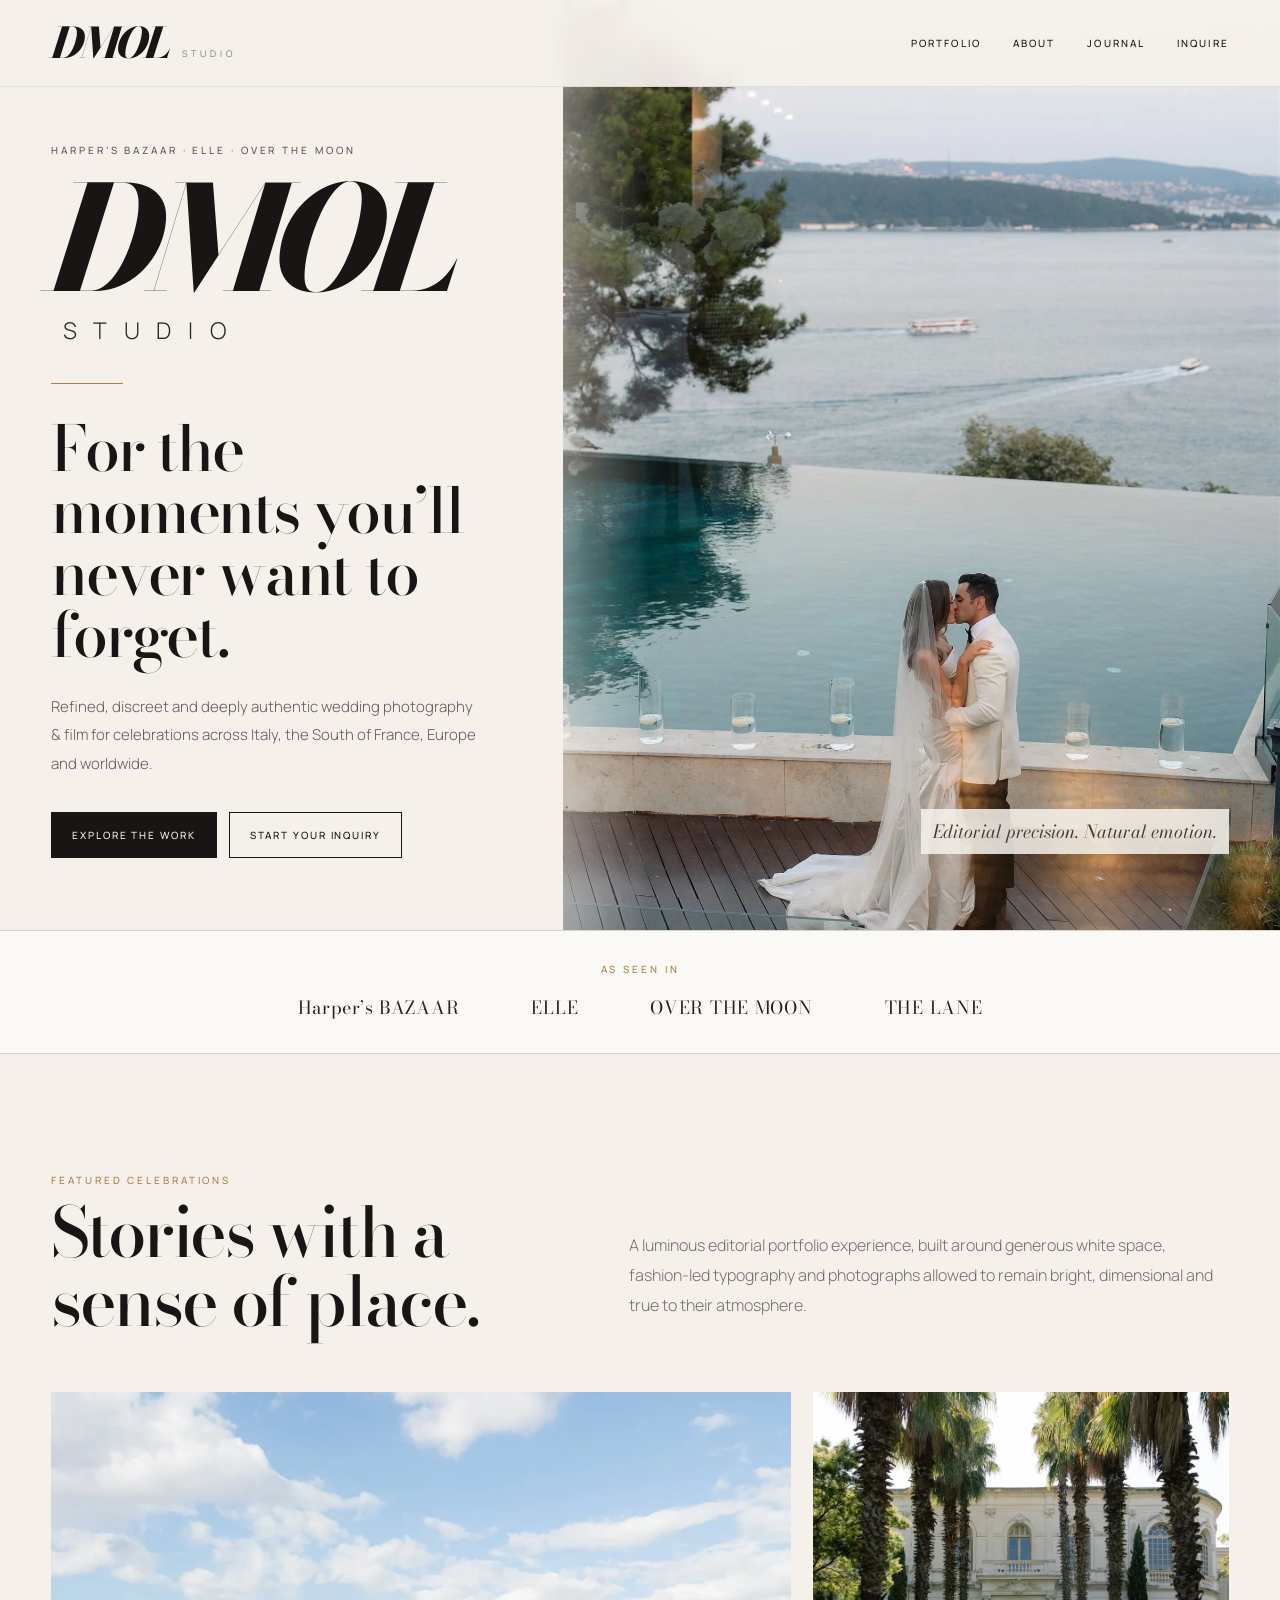
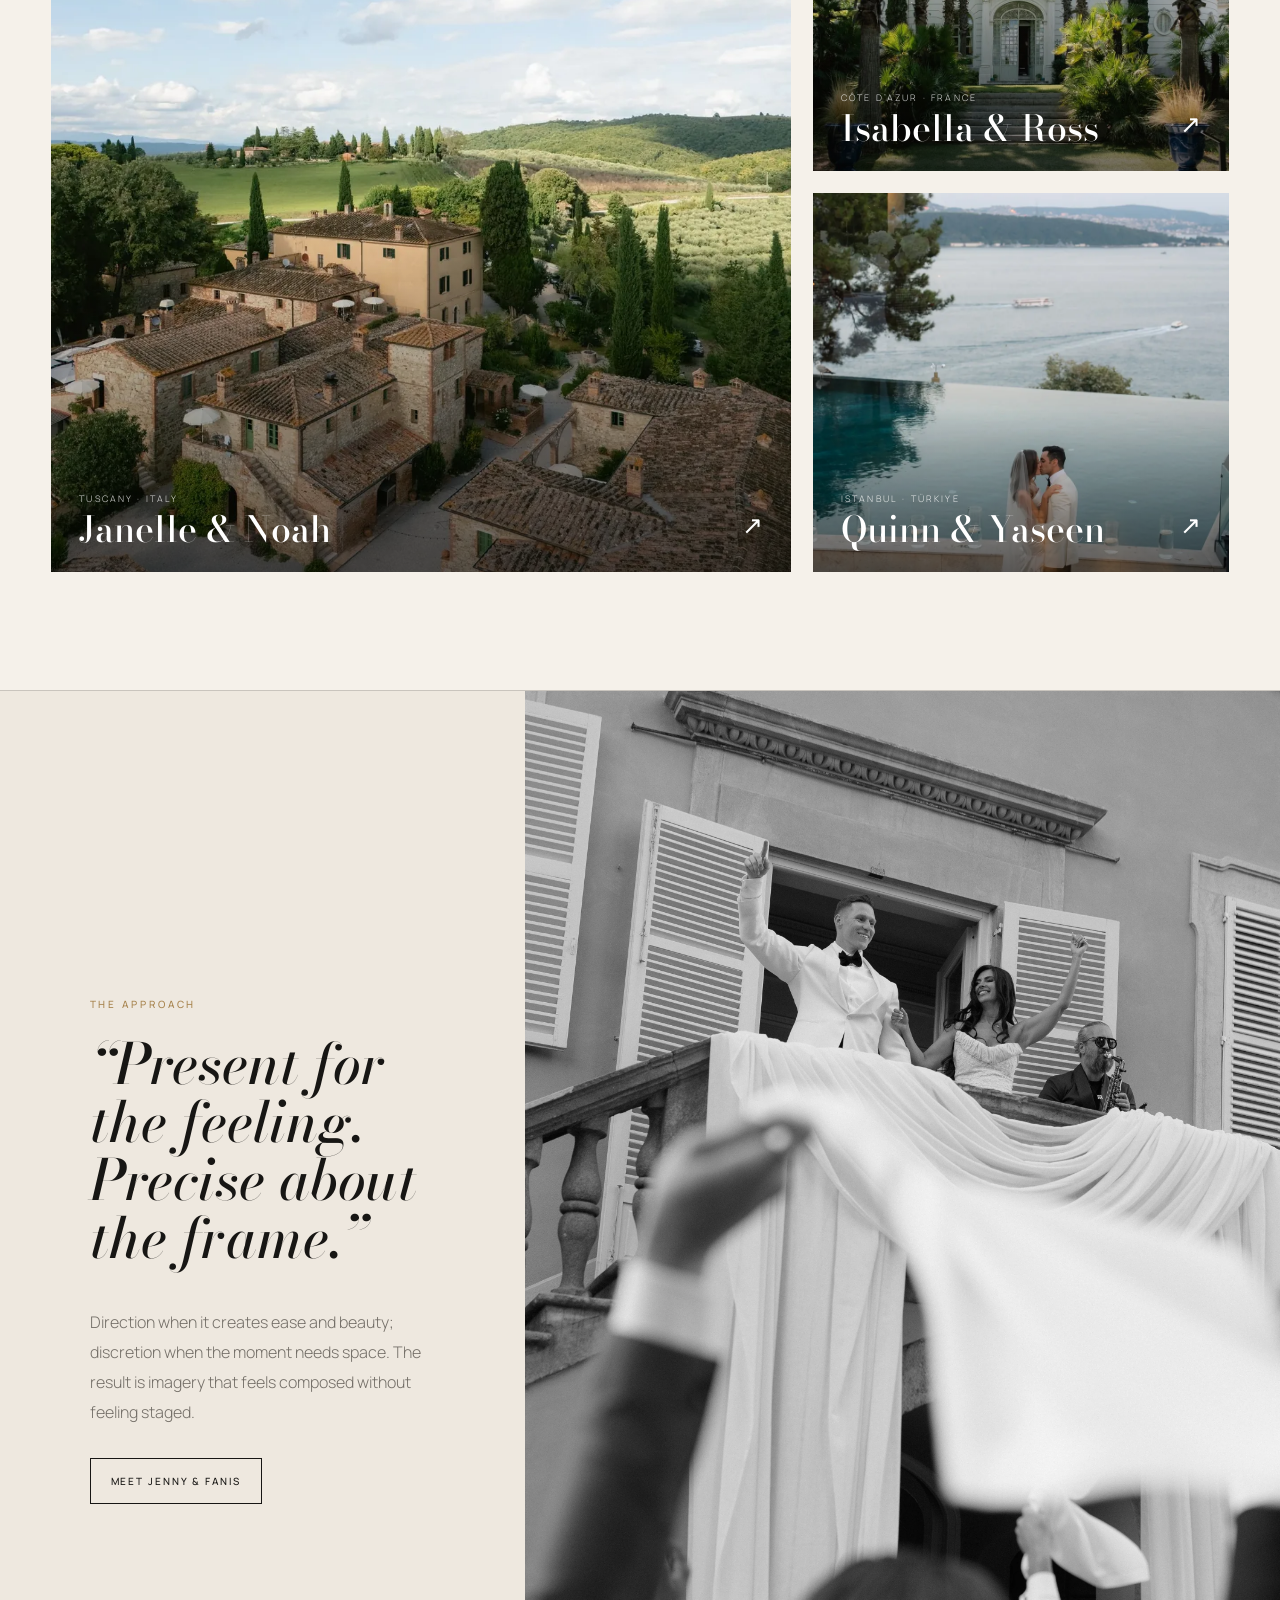
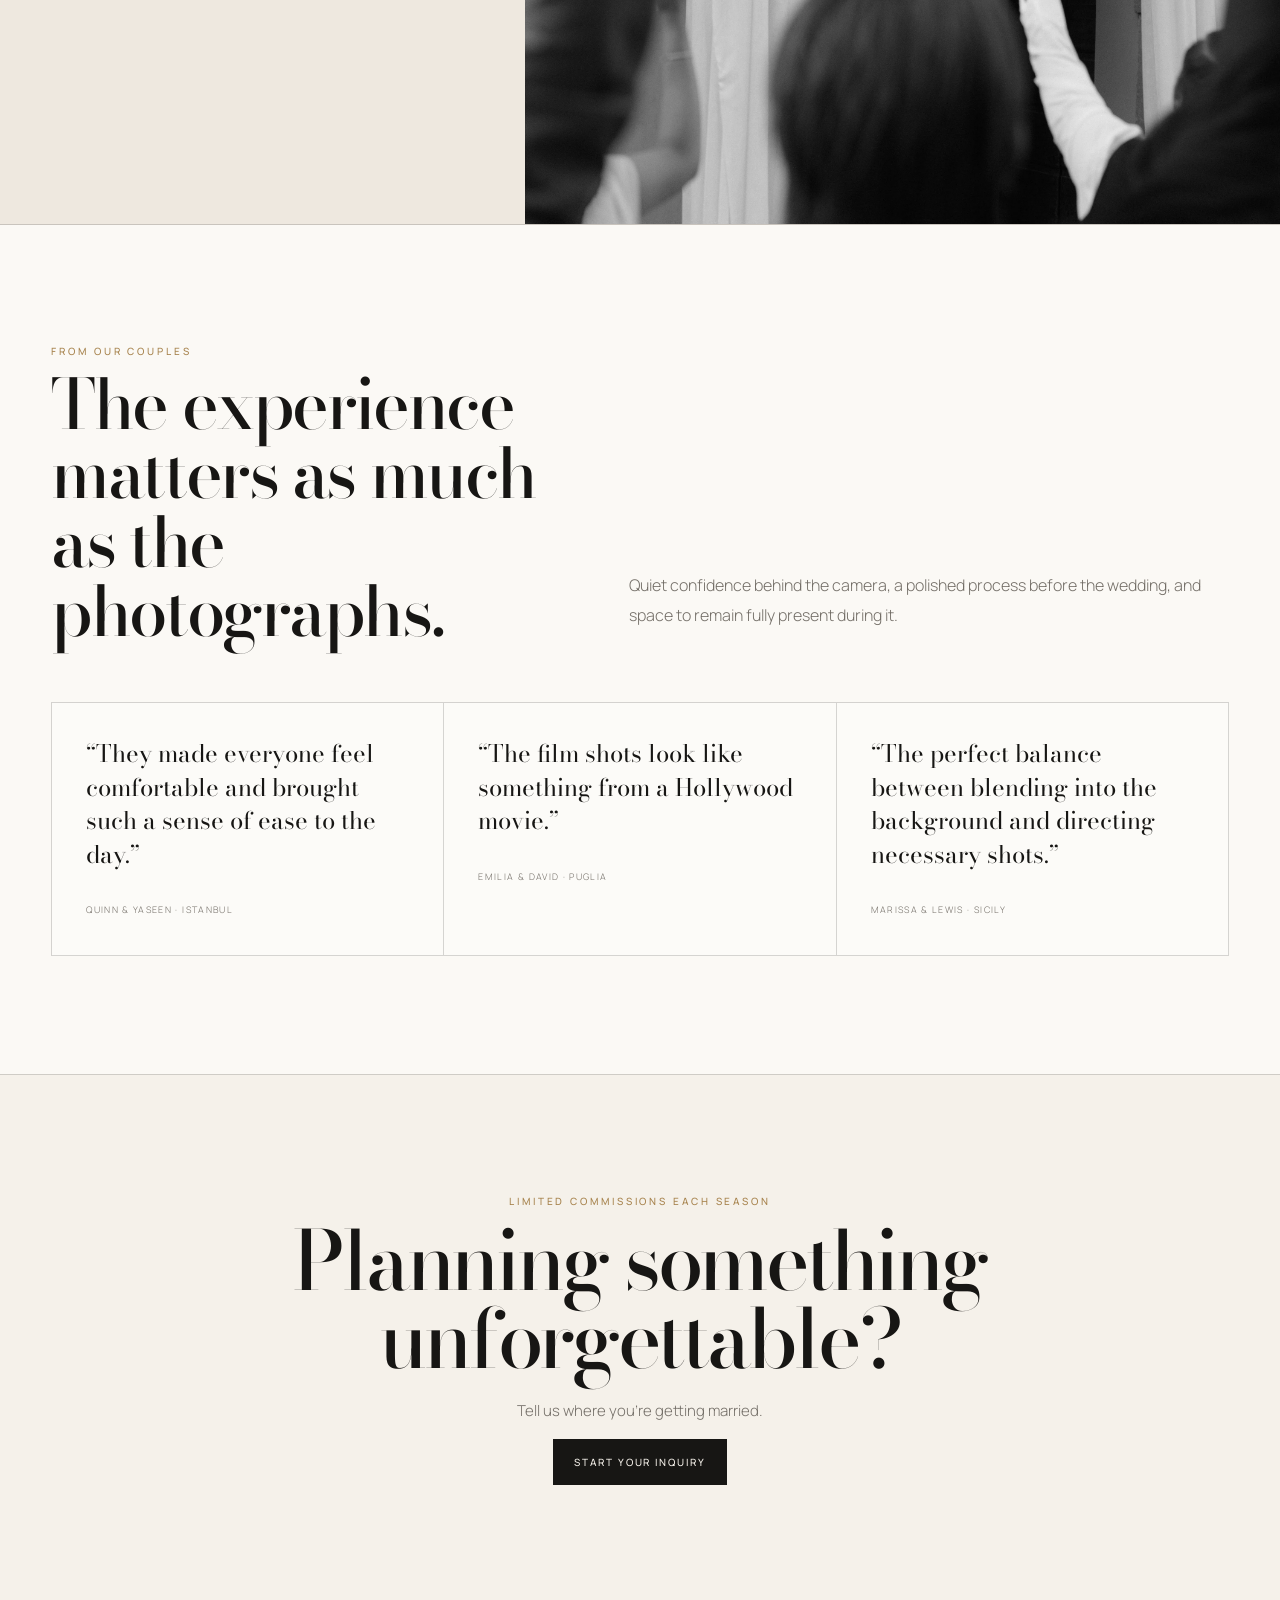
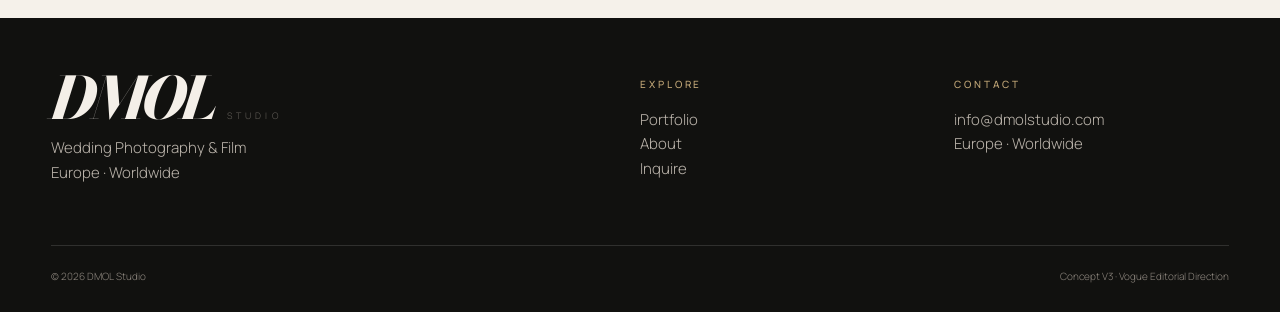
<file: index.html>
<!doctype html>
<html lang="en">
<head>
<meta charset="utf-8"><meta name="viewport" content="width=device-width,initial-scale=1">
<title>DMOL Studio — Destination Wedding Photography & Film</title>
<meta name="description" content="DMOL Studio creates refined wedding photography and film for destination celebrations across Italy, France, Europe and worldwide.">
<link rel="preconnect" href="https://fonts.googleapis.com"><link rel="preconnect" href="https://fonts.gstatic.com" crossorigin>
<link href="https://fonts.googleapis.com/css2?family=Bodoni+Moda:ital,opsz,wght@0,6..96,400;0,6..96,500;0,6..96,600;0,6..96,700;1,6..96,600;1,6..96,700;1,6..96,800&family=Manrope:wght@300;400;500&display=swap" rel="stylesheet">
<link rel="stylesheet" href="/styles.css">
</head>
<body>
<header class="top"><div class="wrap nav"><a class="brand" href="/"><span class="brand-mark">DMOL</span><span class="brand-studio">Studio</span></a><nav class="links"><a href="/portfolio.html">Portfolio</a><a href="/about.html">About</a><a href="#journal">Journal</a><a href="/contact.html">Inquire</a></nav><button class="menu" aria-label="Menu">☰</button><nav class="mobile-nav"><a href="/portfolio.html">Portfolio</a><a href="/about.html">About</a><a href="/contact.html">Inquire</a></nav></div></header>
<main>
<section class="hero-luxe">
  <div class="hero-media"><img src="/assets/destination.webp" alt="Destination wedding couple overlooking the water"></div>
  <div class="wrap hero-inner">
    <div class="hero-copy">
      <div class="eyebrow hero-press">Harper’s BAZAAR · ELLE · Over The Moon</div>
      <div class="hero-wordmark">DMOL</div><div class="hero-studio">Studio</div>
      <div class="gold-rule"></div>
      <h1 class="hero-title">For the moments you’ll never want to forget.</h1>
      <p class="hero-sub">Refined, discreet and deeply authentic wedding photography & film for celebrations across Italy, the South of France, Europe and worldwide.</p>
      <div class="hero-actions"><a class="btn solid" href="/portfolio.html">Explore the work</a><a class="btn" href="/contact.html">Start your inquiry</a></div>
    </div>
    <div class="hero-side"><div class="eyebrow">Digital + Film</div><p>Editorial precision. Natural emotion.</p></div>
  </div>
</section>
<section class="press"><div class="wrap"><div class="kicker">As seen in</div><div class="logos"><span>Harper’s BAZAAR</span><span>ELLE</span><span>OVER THE MOON</span><span>THE LANE</span></div></div></section>
<section class="section">
  <div class="wrap"><div class="section-head"><div><div class="kicker">Featured celebrations</div><h2 class="section-title">Stories with a sense of place.</h2></div><p class="lede">A luminous editorial portfolio experience, built around generous white space, fashion-led typography and photographs allowed to remain bright, dimensional and true to their atmosphere.</p></div>
  <div class="featured-grid">
    <a class="project-card large" href="https://dmolstudio.com/tuscany-wedding-photographer-janelle-noah" target="_blank" rel="noopener"><img src="/assets/projects/janelle-noah.webp" alt="Janelle and Noah wedding weekend in Tuscany"><div class="project-meta"><div><div class="place">Tuscany · Italy</div><h3>Janelle & Noah</h3></div><span class="project-arrow">↗</span></div></a>
    <div class="featured-stack">
      <a class="project-card small" href="https://dmolstudio.com/french-riviera-wedding-photographer-isabella-ross" target="_blank" rel="noopener"><img src="/assets/projects/isabella-ross.webp" alt="Isabella and Ross wedding on the Côte d'Azur"><div class="project-meta"><div><div class="place">Côte d’Azur · France</div><h3>Isabella & Ross</h3></div><span class="project-arrow">↗</span></div></a>
      <a class="project-card small" href="https://dmolstudio.com/istanbul-wedding-photographer-quinn-yaseen" target="_blank" rel="noopener"><img src="/assets/projects/quinn-yaseen.webp" alt="Quinn and Yaseen wedding weekend in Istanbul"><div class="project-meta"><div><div class="place">Istanbul · Türkiye</div><h3>Quinn & Yaseen</h3></div><span class="project-arrow">↗</span></div></a>
    </div>
  </div></div>
</section>
<section class="editorial-band"><div class="copy"><div class="kicker">The approach</div><div class="editorial-quote">“Present for the feeling. Precise about the frame.”</div><p class="lede">Direction when it creates ease and beauty; discretion when the moment needs space. The result is imagery that feels composed without feeling staged.</p><p><a class="btn" href="/about.html">Meet Jenny & Fanis</a></p></div><img src="/assets/hero.webp" alt="Black and white wedding celebration photographed by DMOL Studio"></section>
<section class="section alt"><div class="wrap"><div class="section-head"><div><div class="kicker">From our couples</div><h2 class="section-title">The experience matters as much as the photographs.</h2></div><p class="lede">Quiet confidence behind the camera, a polished process before the wedding, and space to remain fully present during it.</p></div><div class="quote-grid"><div class="quote"><p>“They made everyone feel comfortable and brought such a sense of ease to the day.”</p><small>Quinn & Yaseen · Istanbul</small></div><div class="quote"><p>“The film shots look like something from a Hollywood movie.”</p><small>Emilia & David · Puglia</small></div><div class="quote"><p>“The perfect balance between blending into the background and directing necessary shots.”</p><small>Marissa & Lewis · Sicily</small></div></div></div></section>
<section class="cta"><div class="wrap"><div class="kicker">Limited commissions each season</div><h2>Planning something unforgettable?</h2><p>Tell us where you’re getting married.</p><p><a class="btn solid" href="/contact.html">Start your inquiry</a></p></div></section>
</main>
<footer class="footer"><div class="wrap"><div class="footgrid"><div><a class="brand" href="/"><span class="brand-mark">DMOL</span><span class="brand-studio">Studio</span></a><p>Wedding Photography & Film<br>Europe · Worldwide</p></div><div><div class="kicker">Explore</div><p><a href="/portfolio.html">Portfolio</a><br><a href="/about.html">About</a><br><a href="/contact.html">Inquire</a></p></div><div><div class="kicker">Contact</div><p>info@dmolstudio.com<br>Europe · Worldwide</p></div></div><div class="legal"><span>© 2026 DMOL Studio</span><span>Concept V3 · Vogue Editorial Direction</span></div></div></footer>
<script src="/script.js"></script>
</body></html>
</file>
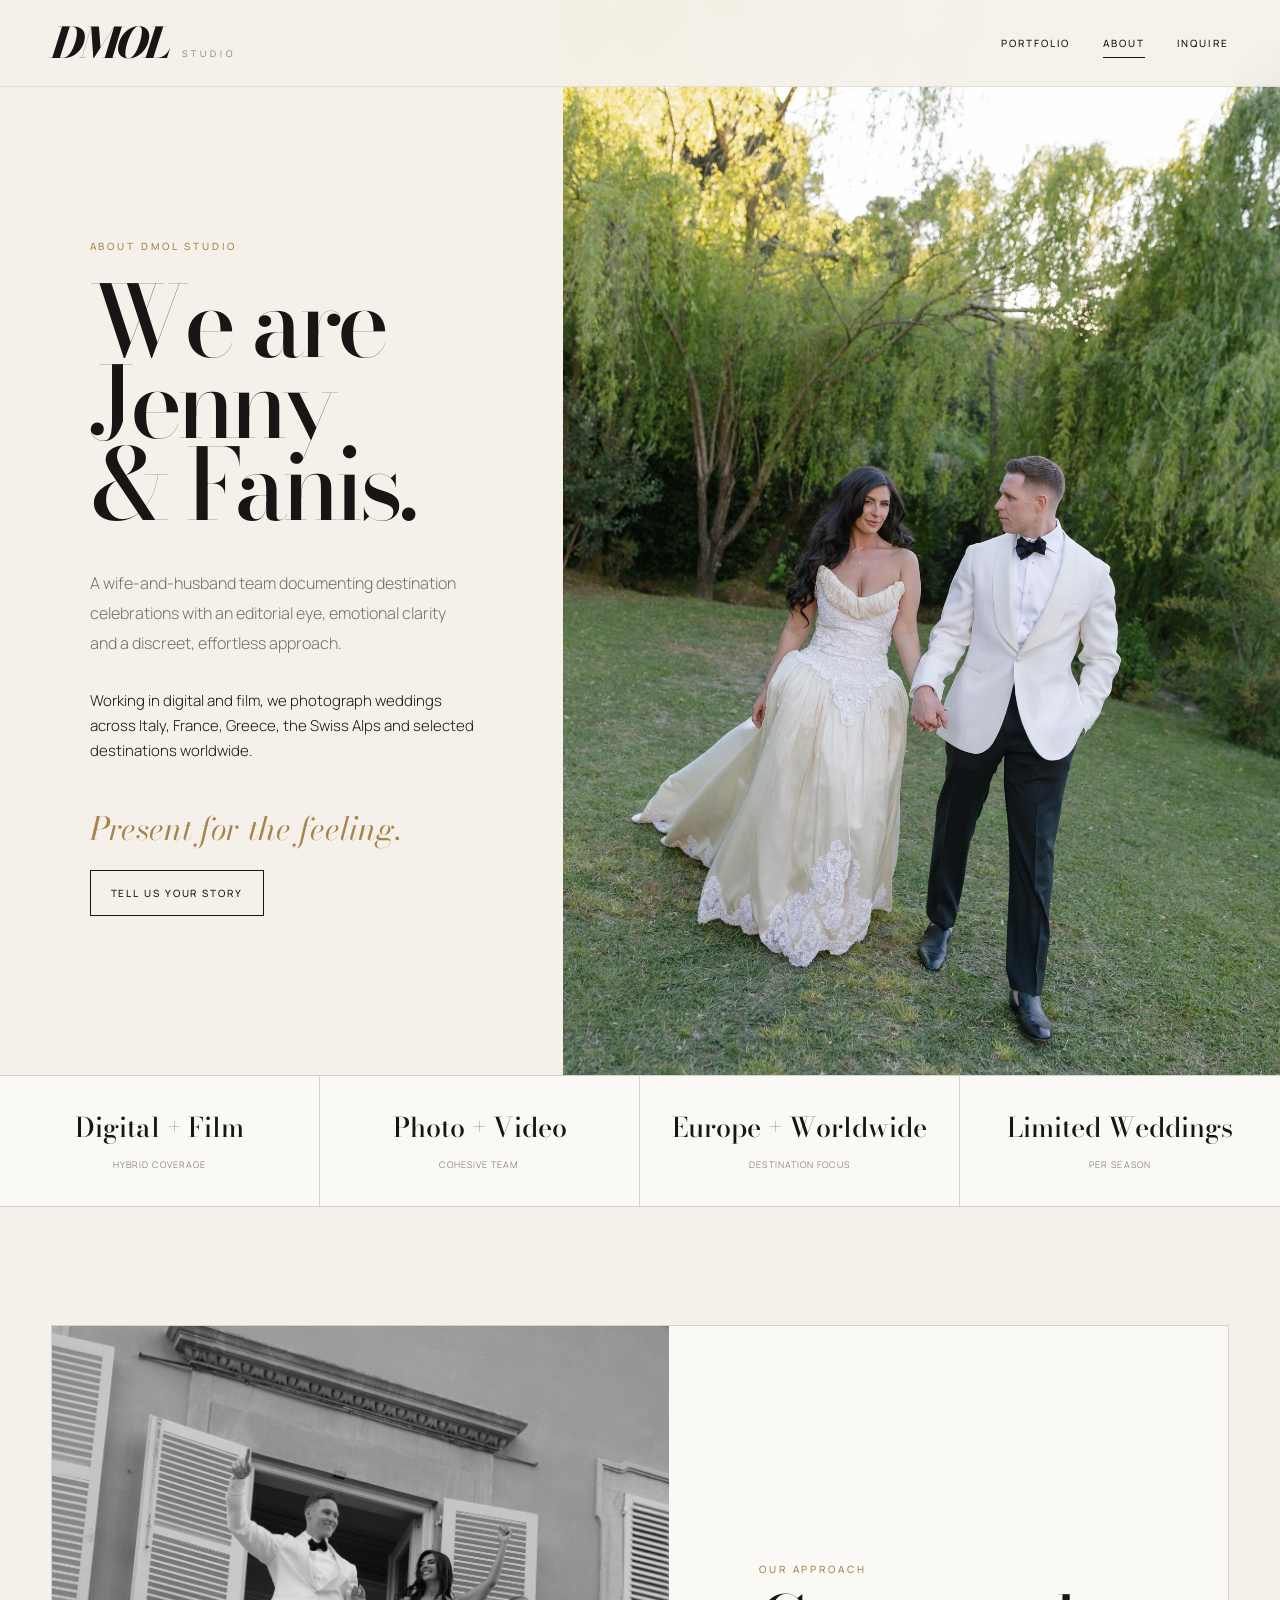
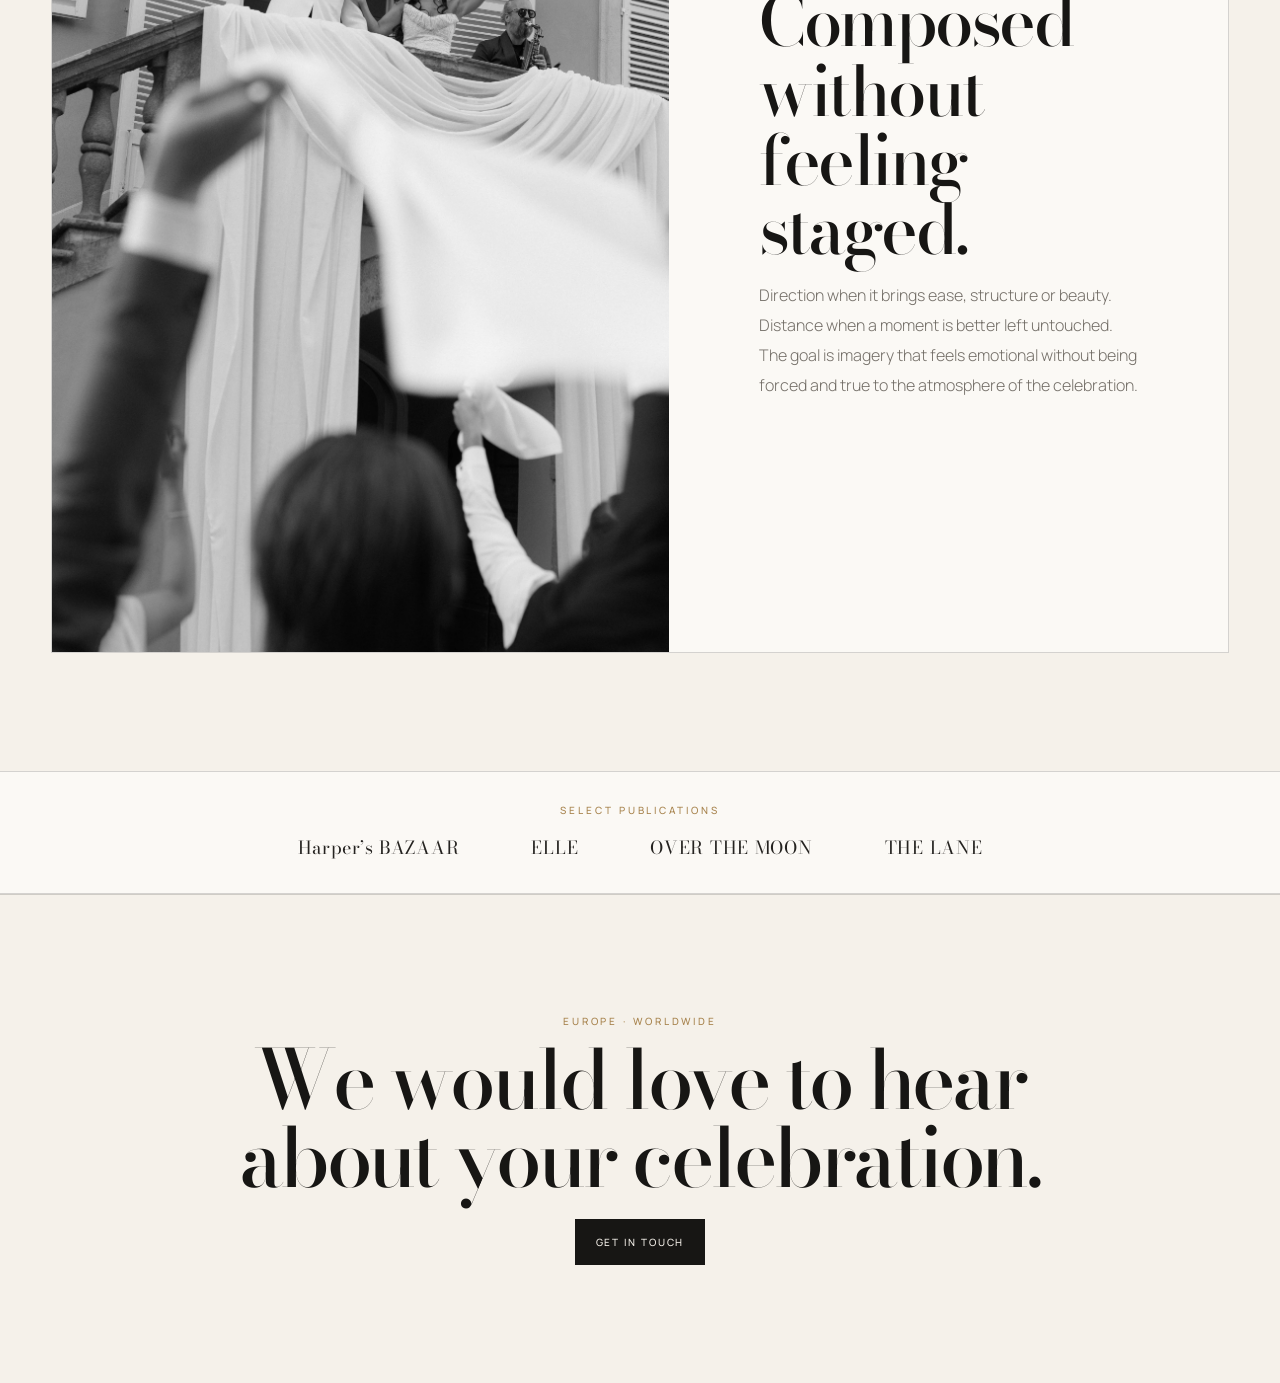
<file: about.html>
<!doctype html><html lang="en"><head><meta charset="utf-8"><meta name="viewport" content="width=device-width,initial-scale=1"><title>About — DMOL Studio</title><meta name="description" content="Meet Jenny and Fanis, the wife-and-husband team behind DMOL Studio."><link rel="preconnect" href="https://fonts.googleapis.com"><link rel="preconnect" href="https://fonts.gstatic.com" crossorigin><link href="https://fonts.googleapis.com/css2?family=Bodoni+Moda:ital,opsz,wght@0,6..96,400;0,6..96,500;0,6..96,600;0,6..96,700;1,6..96,600;1,6..96,700;1,6..96,800&family=Manrope:wght@300;400;500&display=swap" rel="stylesheet"><link rel="stylesheet" href="/styles.css"></head><body>
<header class="top"><div class="wrap nav"><a class="brand" href="/"><span class="brand-mark">DMOL</span><span class="brand-studio">Studio</span></a><nav class="links"><a href="/portfolio.html">Portfolio</a><a class="active" href="/about.html">About</a><a href="/contact.html">Inquire</a></nav><button class="menu" aria-label="Menu">☰</button><nav class="mobile-nav"><a href="/portfolio.html">Portfolio</a><a href="/about.html">About</a><a href="/contact.html">Inquire</a></nav></div></header>
<main><section class="about-hero"><div class="about-copy"><div class="kicker">About DMOL Studio</div><h1>We are Jenny<br>& Fanis.</h1><p class="lede">A wife-and-husband team documenting destination celebrations with an editorial eye, emotional clarity and a discreet, effortless approach.</p><p>Working in digital and film, we photograph weddings across Italy, France, Greece, the Swiss Alps and selected destinations worldwide.</p><div class="signature">Present for the feeling.</div><p><a class="btn" href="/contact.html">Tell us your story</a></p></div><img src="/assets/couple.webp" alt="DMOL Studio destination wedding photography"></section>
<section class="stats"><div class="stat"><b>Digital + Film</b><small>Hybrid coverage</small></div><div class="stat"><b>Photo + Video</b><small>Cohesive team</small></div><div class="stat"><b>Europe + Worldwide</b><small>Destination focus</small></div><div class="stat"><b>Limited Weddings</b><small>Per season</small></div></section>
<section class="section"><div class="wrap split"><img src="/assets/hero.webp" alt="Wedding celebration in black and white"><div class="copy"><div class="pill">Our approach</div><h2 class="section-title">Composed without feeling staged.</h2><p class="lede">Direction when it brings ease, structure or beauty. Distance when a moment is better left untouched. The goal is imagery that feels emotional without being forced and true to the atmosphere of the celebration.</p></div></div></section>
<section class="press"><div class="wrap"><div class="kicker">Select publications</div><div class="logos"><span>Harper’s BAZAAR</span><span>ELLE</span><span>OVER THE MOON</span><span>THE LANE</span></div></div></section><section class="cta"><div class="wrap"><div class="kicker">Europe · Worldwide</div><h2>We would love to hear about your celebration.</h2><a class="btn solid" href="/contact.html">Get in touch</a></div></section></main><script src="/script.js"></script></body></html>
</file>
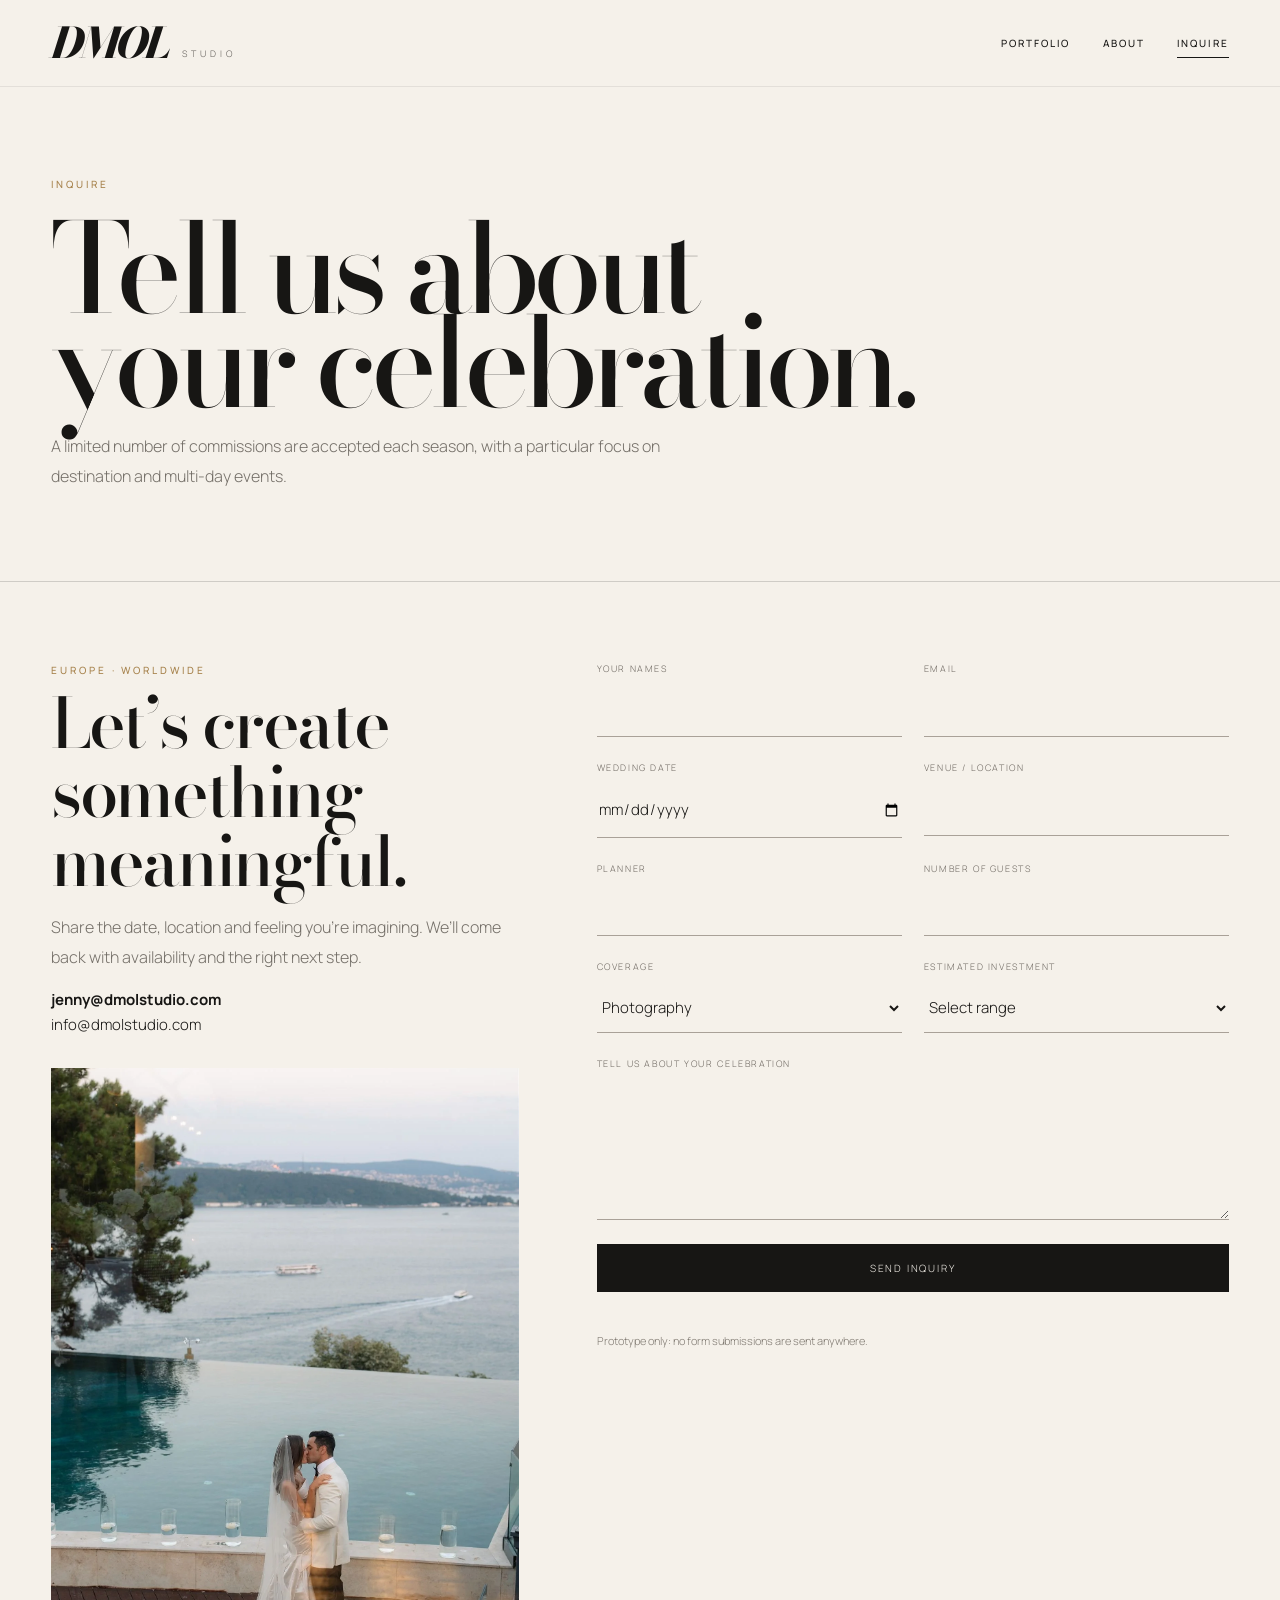
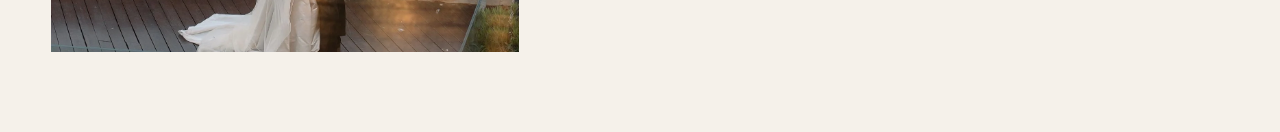
<file: contact.html>
<!doctype html><html lang="en"><head><meta charset="utf-8"><meta name="viewport" content="width=device-width,initial-scale=1"><title>Inquire — DMOL Studio</title><meta name="description" content="Inquire with DMOL Studio for destination wedding photography and film."><link rel="preconnect" href="https://fonts.googleapis.com"><link rel="preconnect" href="https://fonts.gstatic.com" crossorigin><link href="https://fonts.googleapis.com/css2?family=Bodoni+Moda:ital,opsz,wght@0,6..96,400;0,6..96,500;0,6..96,600;0,6..96,700;1,6..96,600;1,6..96,700;1,6..96,800&family=Manrope:wght@300;400;500&display=swap" rel="stylesheet"><link rel="stylesheet" href="/styles.css"></head><body>
<header class="top"><div class="wrap nav"><a class="brand" href="/"><span class="brand-mark">DMOL</span><span class="brand-studio">Studio</span></a><nav class="links"><a href="/portfolio.html">Portfolio</a><a href="/about.html">About</a><a class="active" href="/contact.html">Inquire</a></nav><button class="menu" aria-label="Menu">☰</button><nav class="mobile-nav"><a href="/portfolio.html">Portfolio</a><a href="/about.html">About</a><a href="/contact.html">Inquire</a></nav></div></header>
<main><section class="pagehero"><div class="wrap"><div class="kicker">Inquire</div><h1>Tell us about<br>your celebration.</h1><p class="lede">A limited number of commissions are accepted each season, with a particular focus on destination and multi-day events.</p></div></section><section class="section tight"><div class="wrap contact"><aside class="contact-side"><div class="kicker">Europe · Worldwide</div><h2 class="section-title">Let’s create something meaningful.</h2><p class="lede">Share the date, location and feeling you’re imagining. We’ll come back with availability and the right next step.</p><p><strong>jenny@dmolstudio.com</strong><br>info@dmolstudio.com</p><img src="/assets/destination.webp" alt="Destination wedding setting"></aside><div><form id="inquiry-form" class="form"><div class="field"><label>Your names</label><input required></div><div class="field"><label>Email</label><input type="email" required></div><div class="field"><label>Wedding date</label><input type="date"></div><div class="field"><label>Venue / Location</label><input></div><div class="field"><label>Planner</label><input></div><div class="field"><label>Number of guests</label><input type="number"></div><div class="field"><label>Coverage</label><select><option>Photography</option><option>Photography + Film</option></select></div><div class="field"><label>Estimated investment</label><select><option>Select range</option><option>€8k–€12k</option><option>€12k–€18k</option><option>€18k+</option></select></div><div class="field full"><label>Tell us about your celebration</label><textarea></textarea></div><div class="field full"><button class="submit">Send inquiry</button><div id="form-msg" class="note"></div></div></form><p class="note">Prototype only: no form submissions are sent anywhere.</p></div></div></section></main><script src="/script.js"></script></body></html>
</file>
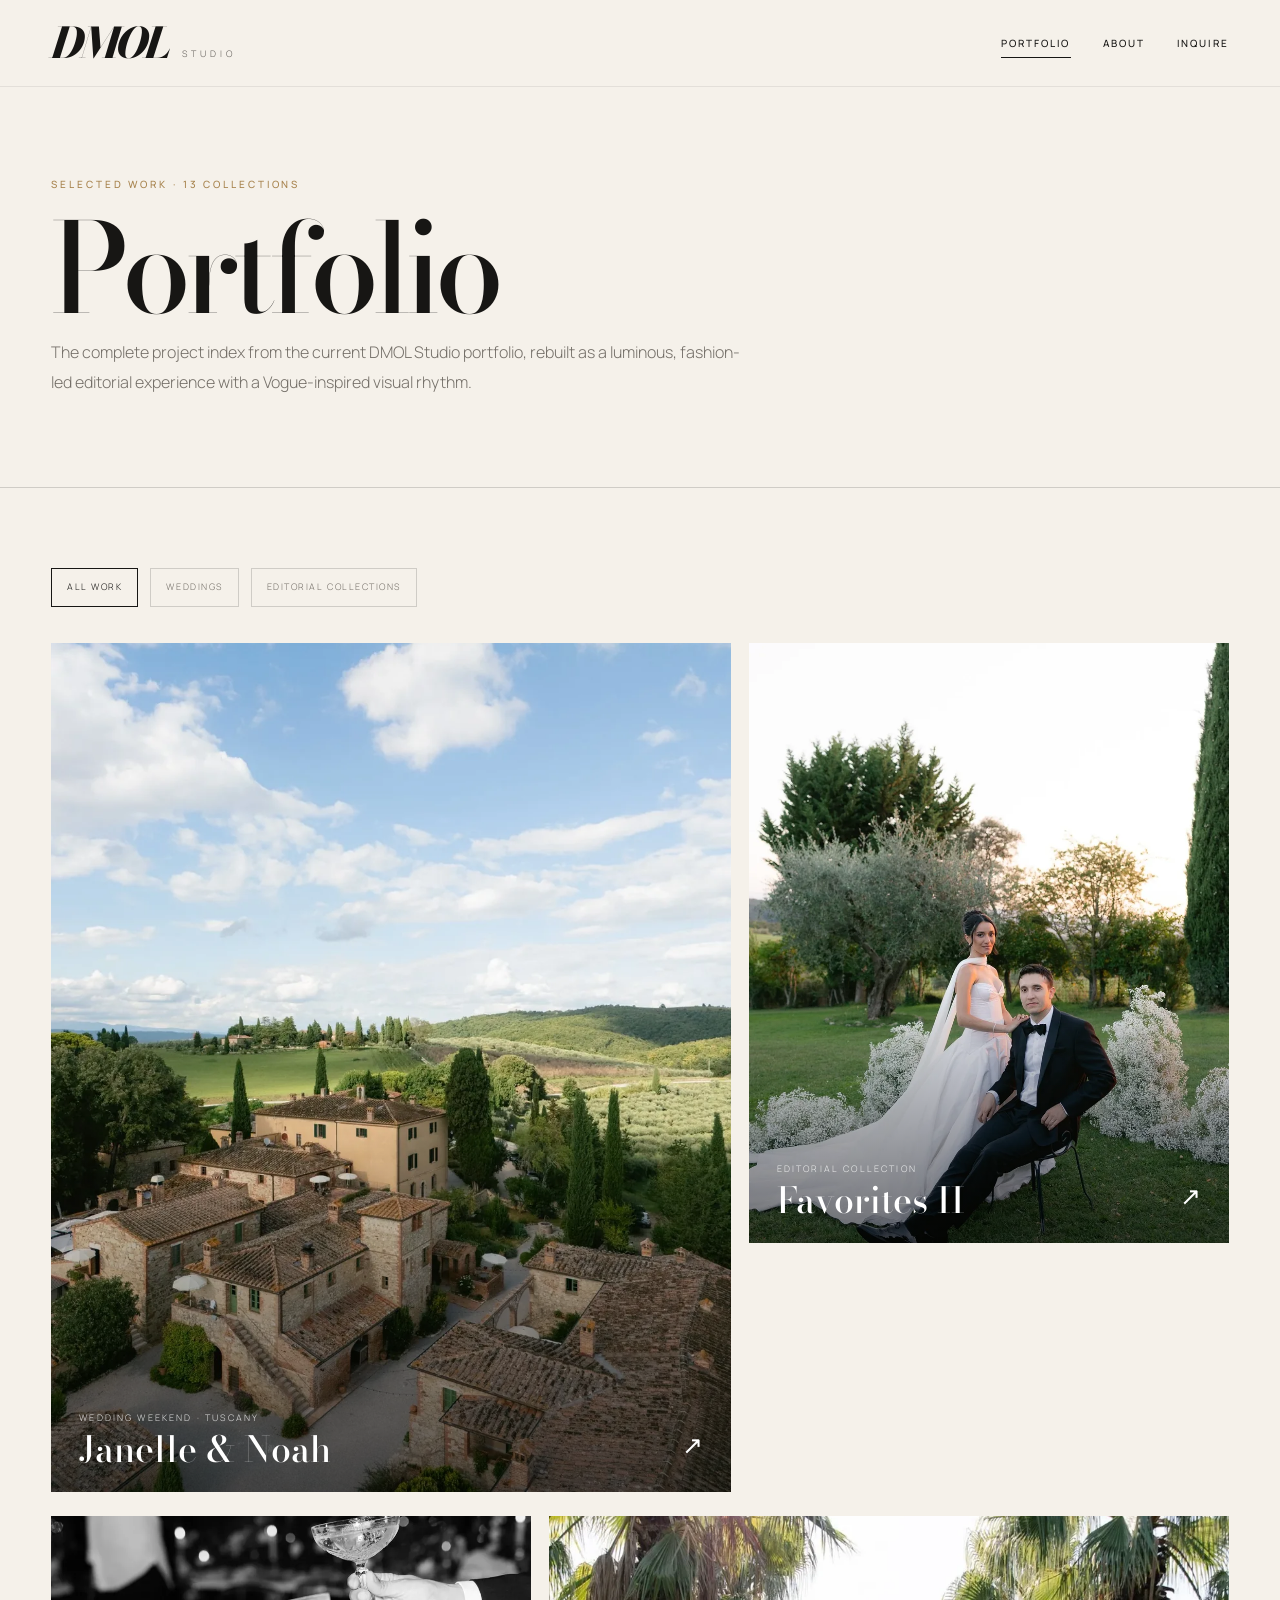
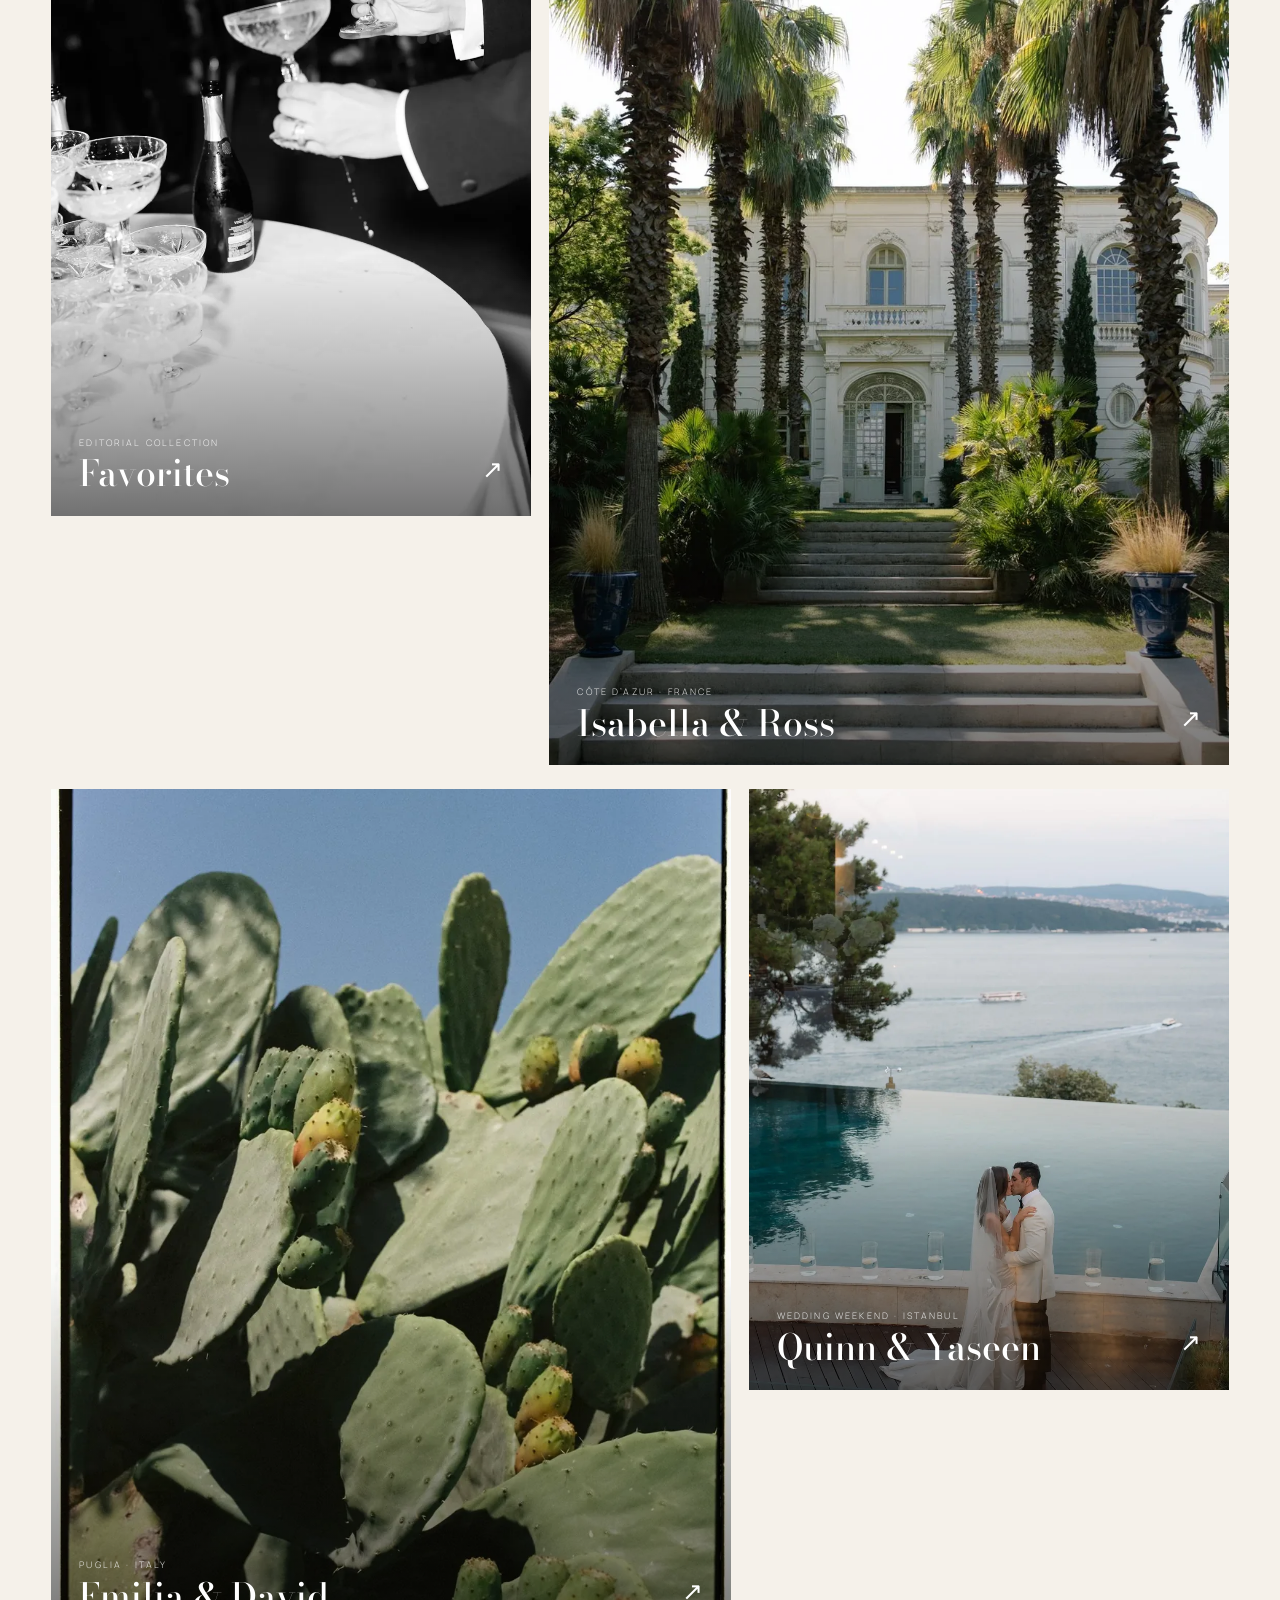
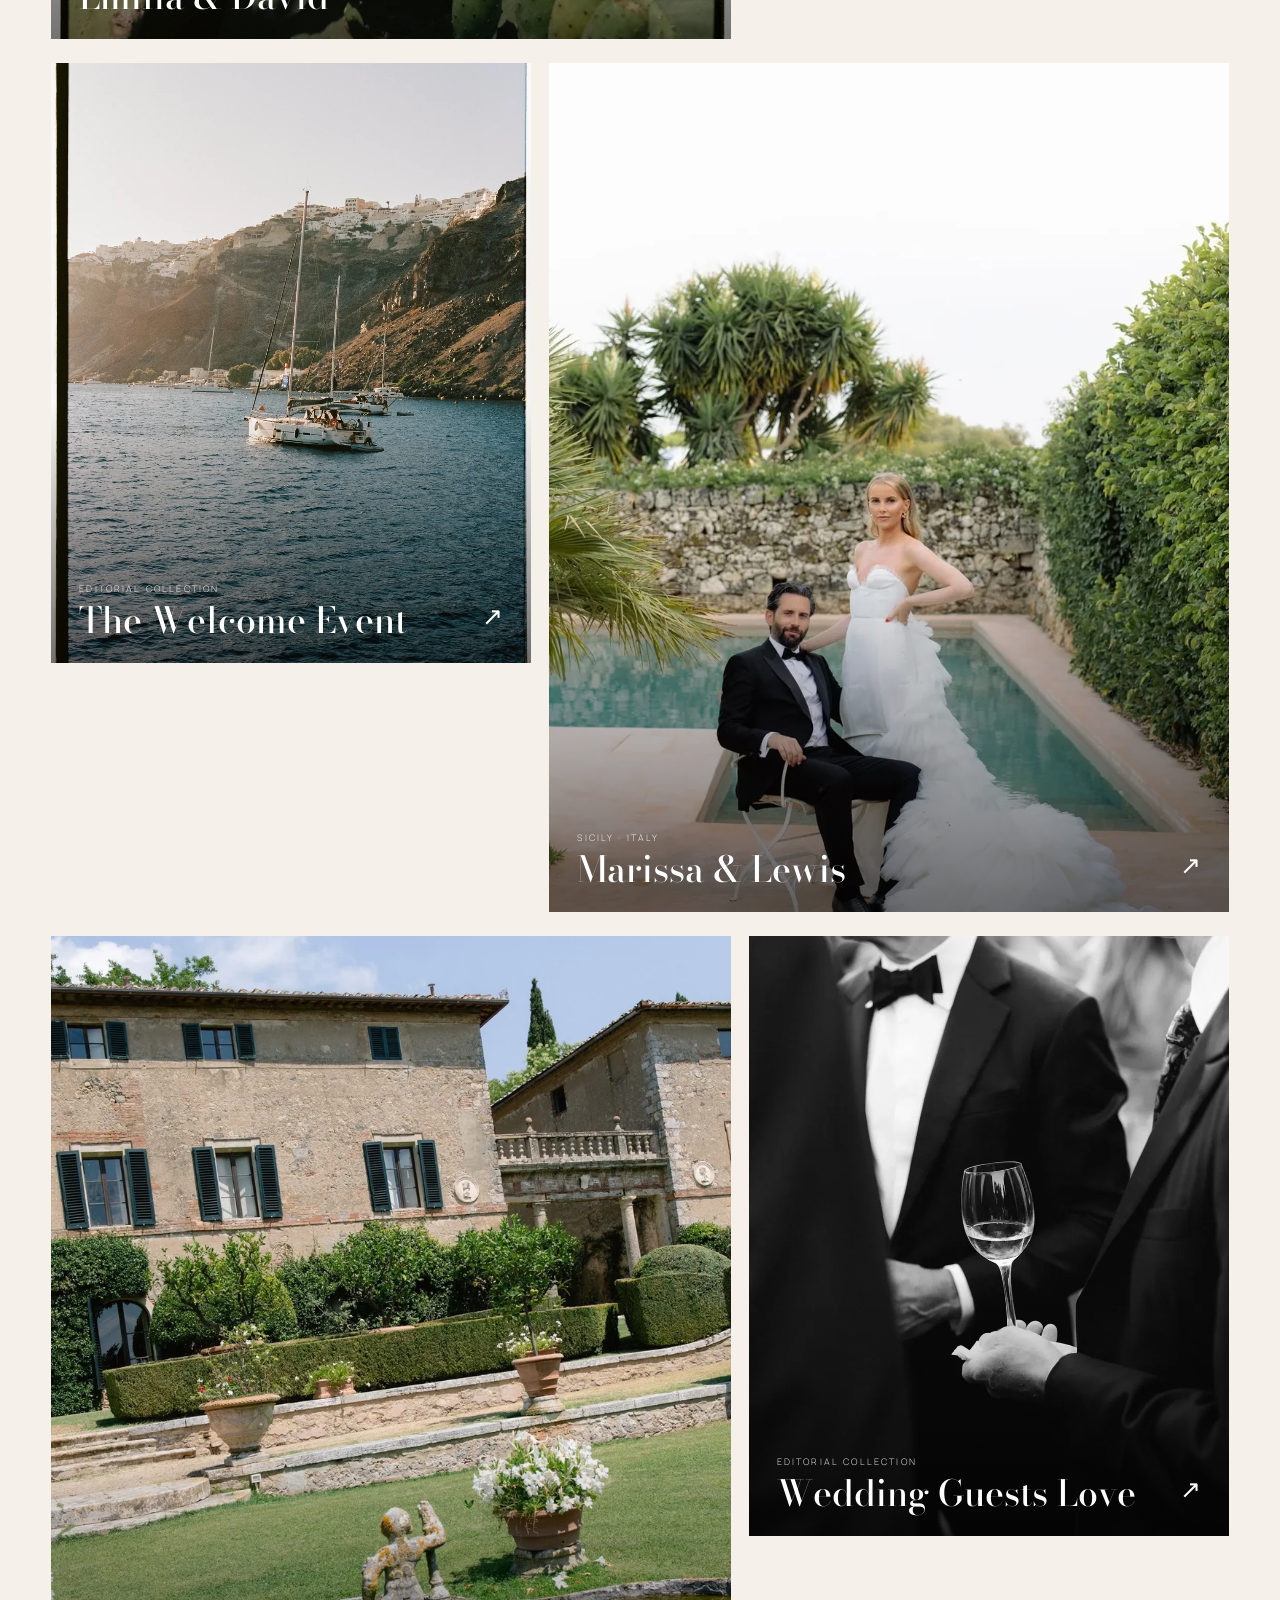
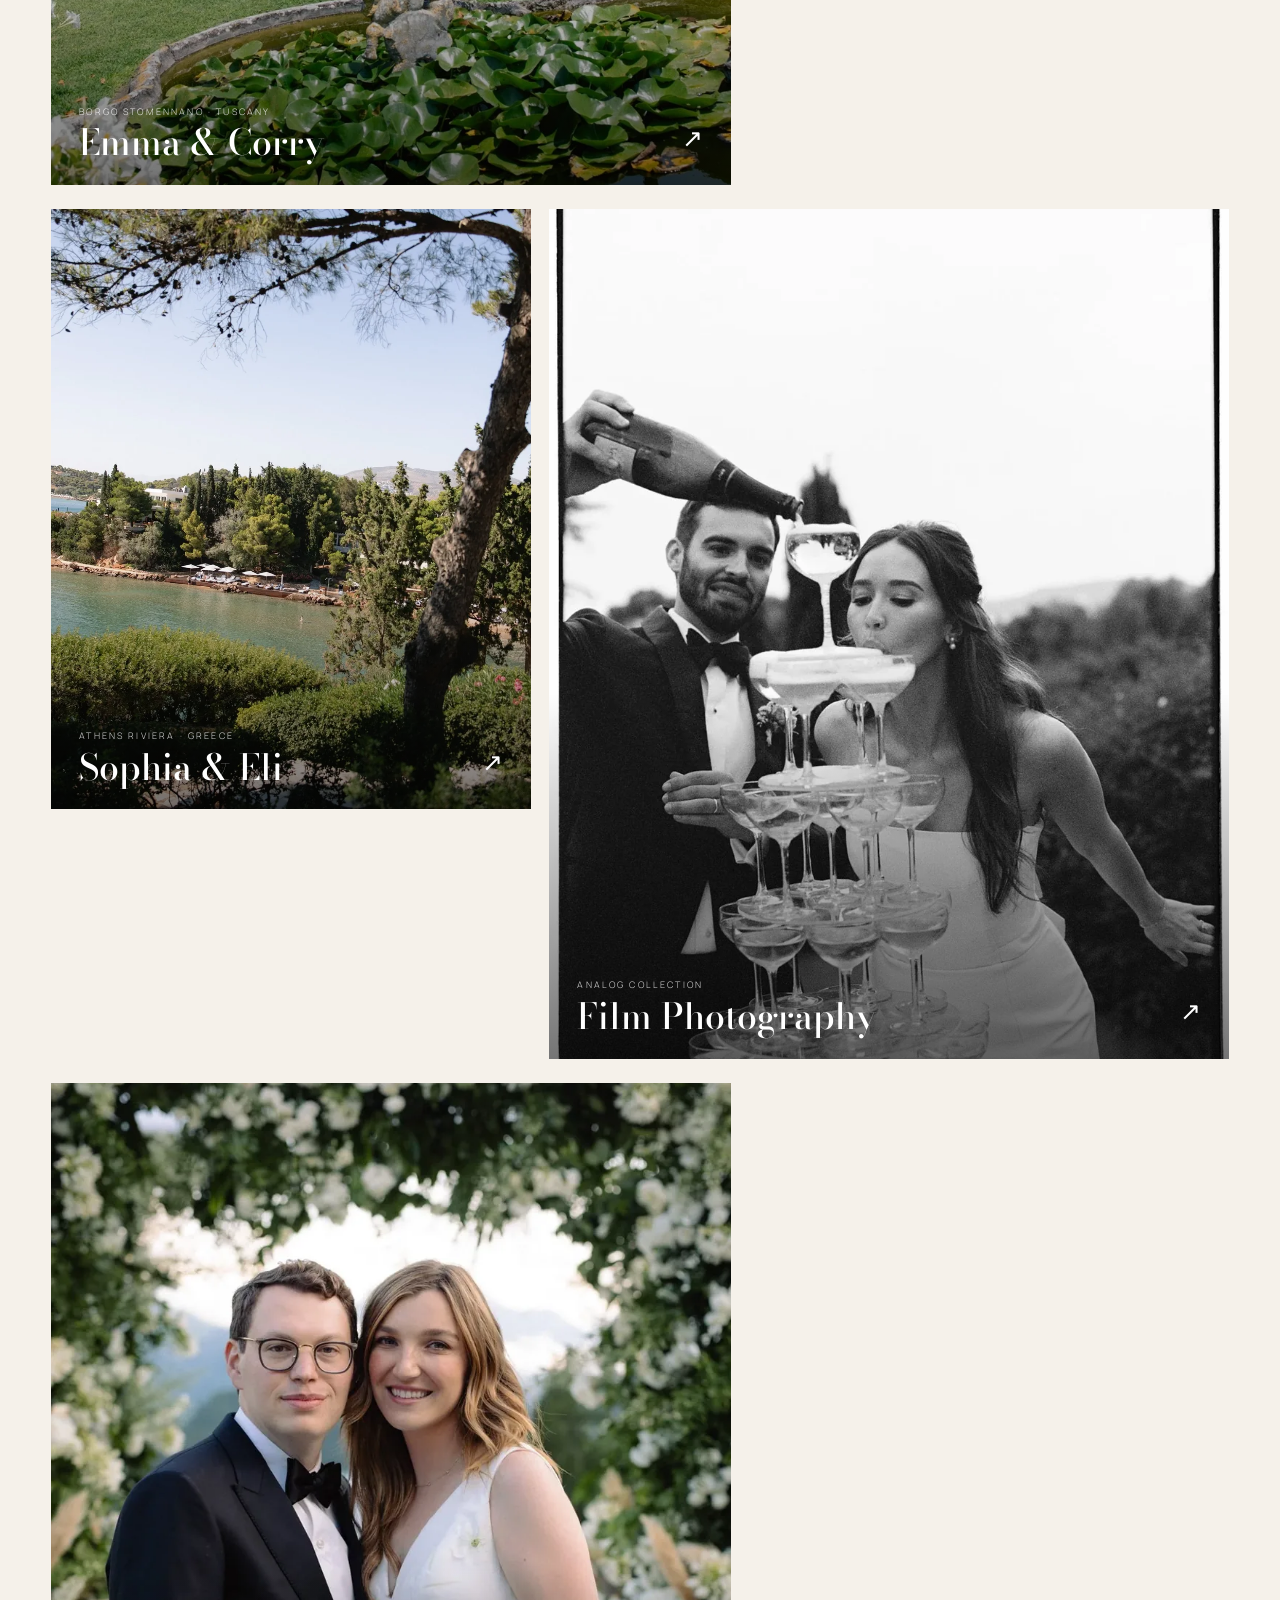
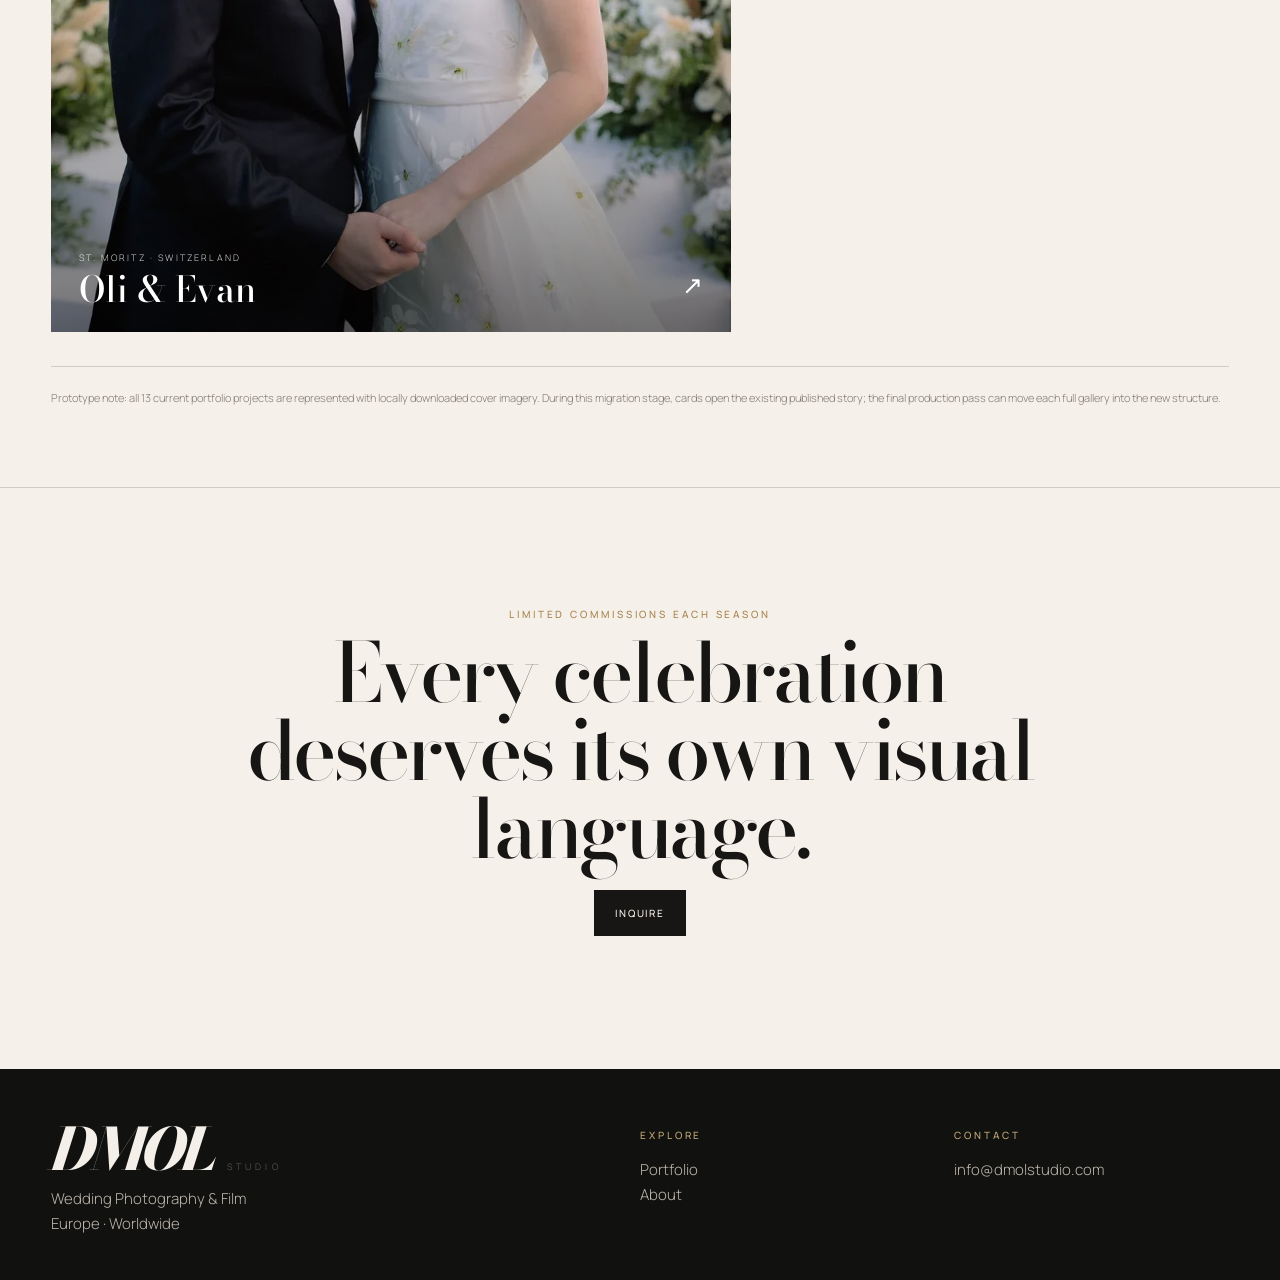
<file: portfolio.html>
<!doctype html><html lang="en"><head><meta charset="utf-8"><meta name="viewport" content="width=device-width,initial-scale=1"><title>Portfolio — DMOL Studio</title><meta name="description" content="Destination wedding photography and film portfolio by DMOL Studio."><link rel="preconnect" href="https://fonts.googleapis.com"><link rel="preconnect" href="https://fonts.gstatic.com" crossorigin><link href="https://fonts.googleapis.com/css2?family=Bodoni+Moda:ital,opsz,wght@0,6..96,400;0,6..96,500;0,6..96,600;0,6..96,700;1,6..96,600;1,6..96,700;1,6..96,800&family=Manrope:wght@300;400;500&display=swap" rel="stylesheet"><link rel="stylesheet" href="/styles.css"></head><body>
<header class="top"><div class="wrap nav"><a class="brand" href="/"><span class="brand-mark">DMOL</span><span class="brand-studio">Studio</span></a><nav class="links"><a class="active" href="/portfolio.html">Portfolio</a><a href="/about.html">About</a><a href="/contact.html">Inquire</a></nav><button class="menu" aria-label="Menu">☰</button><nav class="mobile-nav"><a href="/portfolio.html">Portfolio</a><a href="/about.html">About</a><a href="/contact.html">Inquire</a></nav></div></header>
<main><section class="pagehero"><div class="wrap"><div class="kicker">Selected work · 13 collections</div><h1>Portfolio</h1><p class="lede">The complete project index from the current DMOL Studio portfolio, rebuilt as a luminous, fashion-led editorial experience with a Vogue-inspired visual rhythm.</p></div></section>
<section class="section tight"><div class="wrap"><div class="filters"><button class="filter-btn active" data-filter="all">All work</button><button class="filter-btn" data-filter="wedding">Weddings</button><button class="filter-btn" data-filter="editorial">Editorial collections</button></div>
<div class="portfolio-grid" id="portfolio-grid">
<a class="project-card" data-category="wedding" href="https://dmolstudio.com/tuscany-wedding-photographer-janelle-noah" target="_blank" rel="noopener"><img src="/assets/projects/janelle-noah.webp" alt="Janelle and Noah, Tuscany"><div class="project-meta"><div><div class="place">Wedding Weekend · Tuscany</div><h3>Janelle & Noah</h3></div><span class="project-arrow">↗</span></div></a>
<a class="project-card" data-category="editorial" href="https://dmolstudio.com/france-wedding-photographer-favourites" target="_blank" rel="noopener"><img src="/assets/projects/favorites-ii.webp" alt="Favorites II"><div class="project-meta"><div><div class="place">Editorial Collection</div><h3>Favorites II</h3></div><span class="project-arrow">↗</span></div></a>
<a class="project-card" data-category="editorial" href="https://dmolstudio.com/italy-wedding-photographer-favourites" target="_blank" rel="noopener"><img src="/assets/projects/favorites.webp" alt="Favorites"><div class="project-meta"><div><div class="place">Editorial Collection</div><h3>Favorites</h3></div><span class="project-arrow">↗</span></div></a>
<a class="project-card" data-category="wedding" href="https://dmolstudio.com/french-riviera-wedding-photographer-isabella-ross" target="_blank" rel="noopener"><img src="/assets/projects/isabella-ross.webp" alt="Isabella and Ross, Côte d'Azur"><div class="project-meta"><div><div class="place">Côte d’Azur · France</div><h3>Isabella & Ross</h3></div><span class="project-arrow">↗</span></div></a>
<a class="project-card" data-category="wedding" href="https://dmolstudio.com/puglia-wedding-photographer-emilia-david" target="_blank" rel="noopener"><img src="/assets/projects/emilia-david.webp" alt="Emilia and David, Puglia"><div class="project-meta"><div><div class="place">Puglia · Italy</div><h3>Emilia & David</h3></div><span class="project-arrow">↗</span></div></a>
<a class="project-card" data-category="wedding" href="https://dmolstudio.com/istanbul-wedding-photographer-quinn-yaseen" target="_blank" rel="noopener"><img src="/assets/projects/quinn-yaseen.webp" alt="Quinn and Yaseen, Istanbul"><div class="project-meta"><div><div class="place">Wedding Weekend · Istanbul</div><h3>Quinn & Yaseen</h3></div><span class="project-arrow">↗</span></div></a>
<a class="project-card" data-category="editorial" href="https://dmolstudio.com/italy-wedding-photographer-welcome-event" target="_blank" rel="noopener"><img src="/assets/projects/welcome-event.webp" alt="The Welcome Event"><div class="project-meta"><div><div class="place">Editorial Collection</div><h3>The Welcome Event</h3></div><span class="project-arrow">↗</span></div></a>
<a class="project-card" data-category="wedding" href="https://dmolstudio.com/sicily-wedding-photographer-marrisa-lewis" target="_blank" rel="noopener"><img src="/assets/projects/marissa-lewis.webp" alt="Marissa and Lewis, Sicily"><div class="project-meta"><div><div class="place">Sicily · Italy</div><h3>Marissa & Lewis</h3></div><span class="project-arrow">↗</span></div></a>
<a class="project-card" data-category="wedding" href="https://dmolstudio.com/tuscany-wedding-photographer-emma-corry" target="_blank" rel="noopener"><img src="/assets/projects/emma-corry.webp" alt="Emma and Corry, Tuscany"><div class="project-meta"><div><div class="place">Borgo Stomennano · Tuscany</div><h3>Emma & Corry</h3></div><span class="project-arrow">↗</span></div></a>
<a class="project-card" data-category="editorial" href="https://dmolstudio.com/french-riviera-wedding-photographer" target="_blank" rel="noopener"><img src="/assets/projects/guests-love.webp" alt="Wedding Guests Love"><div class="project-meta"><div><div class="place">Editorial Collection</div><h3>Wedding Guests Love</h3></div><span class="project-arrow">↗</span></div></a>
<a class="project-card" data-category="wedding" href="https://dmolstudio.com/athens-wedding-photographer-sophia-eli" target="_blank" rel="noopener"><img src="/assets/projects/sophia-eli.webp" alt="Sophia and Eli, Athens Riviera"><div class="project-meta"><div><div class="place">Athens Riviera · Greece</div><h3>Sophia & Eli</h3></div><span class="project-arrow">↗</span></div></a>
<a class="project-card" data-category="editorial" href="https://dmolstudio.com/italy-wedding-film-photography" target="_blank" rel="noopener"><img src="/assets/projects/film-photography.webp" alt="Film Photography"><div class="project-meta"><div><div class="place">Analog Collection</div><h3>Film Photography</h3></div><span class="project-arrow">↗</span></div></a>
<a class="project-card" data-category="wedding" href="https://dmolstudio.com/stmoritz-wedding-photographer-oli-evan" target="_blank" rel="noopener"><img src="/assets/projects/oli-evan.webp" alt="Oli and Evan, St. Moritz"><div class="project-meta"><div><div class="place">St. Moritz · Switzerland</div><h3>Oli & Evan</h3></div><span class="project-arrow">↗</span></div></a>
</div><div class="source-note">Prototype note: all 13 current portfolio projects are represented with locally downloaded cover imagery. During this migration stage, cards open the existing published story; the final production pass can move each full gallery into the new structure.</div></div></section>
<section class="cta"><div class="wrap"><div class="kicker">Limited commissions each season</div><h2>Every celebration deserves its own visual language.</h2><p><a class="btn solid" href="/contact.html">Inquire</a></p></div></section></main>
<footer class="footer"><div class="wrap"><div class="footgrid"><div><a class="brand" href="/"><span class="brand-mark">DMOL</span><span class="brand-studio">Studio</span></a><p>Wedding Photography & Film<br>Europe · Worldwide</p></div><div><div class="kicker">Explore</div><p><a href="/portfolio.html">Portfolio</a><br><a href="/about.html">About</a></p></div><div><div class="kicker">Contact</div><p>info@dmolstudio.com</p></div></div></div></footer><script src="/script.js"></script></body></html>
</file>
<file: styles.css>
:root{
  --ink:#171614;
  --paper:#f5f1ea;
  --paper-2:#fbf9f5;
  --panel:#eee8df;
  --muted:#746f68;
  --line:rgba(23,22,20,.17);
  --line-strong:rgba(23,22,20,.34);
  --accent:#a7834d;
  --white:#fff;
  --black:#11110f;
}
*{box-sizing:border-box}
html{scroll-behavior:smooth;background:var(--paper)}
body{margin:0;background:var(--paper);color:var(--ink);font-family:'Manrope',Arial,Helvetica,sans-serif;font-size:15px;line-height:1.65;font-weight:300;-webkit-font-smoothing:antialiased}
img{display:block;width:100%;object-fit:cover}
a{color:inherit;text-decoration:none}
button,input,select,textarea{font:inherit}
.wrap{width:min(1360px,92vw);margin-inline:auto}
.eyebrow,.kicker,.pill{font-size:10px;letter-spacing:.29em;text-transform:uppercase;font-weight:500}
.kicker,.pill{color:var(--accent)}
.display{font-family:'Bodoni Moda','Times New Roman',serif;font-weight:500}

.top{position:fixed;left:0;right:0;top:0;z-index:50;background:rgba(245,241,234,.94);backdrop-filter:blur(12px);border-bottom:1px solid rgba(23,22,20,.08);transition:.3s}
.top.scrolled{background:rgba(245,241,234,.98);border-bottom-color:var(--line)}
.nav{height:86px;display:flex;align-items:center;justify-content:space-between;gap:28px}
.brand{display:flex;align-items:flex-end;gap:13px;line-height:1}
.brand-mark{font-family:'Bodoni Moda','Times New Roman',serif;font-size:42px;font-style:italic;font-weight:800;letter-spacing:-.075em;line-height:.78;transform:skewX(-5deg)}
.brand-studio{font-size:9px;letter-spacing:.46em;text-transform:uppercase;color:#635f59;padding-bottom:1px}
.links{display:flex;gap:32px;font-size:10px;letter-spacing:.21em;text-transform:uppercase;font-weight:500}
.links a{position:relative;padding:7px 0}.links a:after{content:'';position:absolute;left:0;right:100%;bottom:0;height:1px;background:var(--ink);transition:.3s}.links a:hover:after,.links a.active:after{right:0}
.menu{display:none;border:0;background:none;color:var(--ink);font-size:22px;padding:8px}.mobile-nav{display:none}

/* Vogue-inspired split hero: bright image, generous ivory field, masthead typography */
.hero-luxe{min-height:100svh;position:relative;overflow:hidden;background:var(--paper);display:grid;align-items:stretch}
.hero-media{position:absolute;top:0;right:0;bottom:0;left:44%;background:#ddd4c8}
.hero-media img{height:100%;filter:none;object-position:58% center}
.hero-media:after{content:'';position:absolute;inset:0;background:linear-gradient(90deg,rgba(245,241,234,.45) 0%,rgba(245,241,234,0) 12%)}
.hero-inner{position:relative;z-index:2;padding:142px 0 8vh;display:grid;grid-template-columns:40% 60%;align-items:center;min-height:100svh}
.hero-copy{max-width:520px;padding-right:38px}
.hero-press{color:#5f5a54;margin-bottom:34px}
.hero-wordmark{font-family:'Bodoni Moda','Times New Roman',serif;font-size:clamp(96px,11.3vw,164px);line-height:.63;font-style:italic;font-weight:800;letter-spacing:-.085em;margin:0 0 28px;transform:skewX(-5deg)}
.hero-studio{font-size:clamp(15px,1.8vw,23px);letter-spacing:.72em;text-transform:uppercase;margin-left:.5em;color:#292724}
.gold-rule{width:72px;height:1px;background:var(--accent);margin:33px 0}
.hero-title{font-family:'Bodoni Moda','Times New Roman',serif;font-size:clamp(46px,4.9vw,72px);line-height:.99;font-weight:500;letter-spacing:-.035em;margin:0;max-width:500px}
.hero-sub{margin:28px 0 0;max-width:455px;color:#605b55;font-size:15px;line-height:1.9}
.hero-actions{display:flex;gap:12px;flex-wrap:wrap;margin-top:34px}
.btn{display:inline-flex;align-items:center;justify-content:center;min-height:46px;border:1px solid var(--ink);padding:0 20px;font-size:10px;letter-spacing:.19em;text-transform:uppercase;font-weight:500;transition:.25s;background:transparent;color:var(--ink)}
.btn:hover{background:var(--ink);color:var(--paper)}
.btn.solid{background:var(--ink);color:var(--paper);border-color:var(--ink)}.btn.solid:hover{background:var(--accent);border-color:var(--accent);color:#fff}
.hero-side{justify-self:end;align-self:end;padding:0 0 4px;text-align:right;color:#3f3b36}.hero-side .eyebrow{margin-bottom:7px;color:var(--accent)}.hero-side p{margin:0;font-family:'Bodoni Moda','Times New Roman',serif;font-size:18px;font-style:italic;background:rgba(245,241,234,.86);padding:8px 12px}

.press{border-top:1px solid var(--line);border-bottom:1px solid var(--line);background:var(--paper-2);padding:30px 0;text-align:center}
.press .logos{display:flex;justify-content:center;align-items:center;gap:clamp(26px,6vw,72px);flex-wrap:wrap;margin-top:15px;color:#252320;font-family:'Bodoni Moda','Times New Roman',serif;font-size:18px;letter-spacing:.04em}

.section{padding:118px 0}.section.tight{padding:80px 0}.section.alt{background:var(--paper-2)}
.section-head{display:grid;grid-template-columns:1fr 1.15fr;gap:56px;align-items:end;margin-bottom:56px}.section-head .lede{justify-self:end}
.section-title{font-family:'Bodoni Moda','Times New Roman',serif;font-weight:500;font-size:clamp(43px,5.4vw,72px);line-height:1;letter-spacing:-.035em;margin:10px 0 0}
.lede{max-width:660px;color:var(--muted);font-size:16px;line-height:1.88}

.featured-grid{display:grid;grid-template-columns:1.28fr .72fr;gap:22px}.featured-stack{display:grid;gap:22px}
.project-card{position:relative;display:block;background:transparent;min-height:400px;overflow:hidden}
.project-card.large{min-height:780px}.project-card.small{min-height:379px}
.project-card img{position:absolute;inset:0;height:100%;transition:transform .8s cubic-bezier(.2,.7,.2,1);filter:none}
.project-card:after{content:'';position:absolute;inset:0;background:linear-gradient(180deg,transparent 57%,rgba(0,0,0,.54));z-index:1;transition:.35s}
.project-card:hover img{transform:scale(1.022)}.project-card:hover:after{background:linear-gradient(180deg,transparent 50%,rgba(0,0,0,.63))}
.project-meta{position:absolute;z-index:2;left:28px;right:28px;bottom:24px;display:flex;justify-content:space-between;gap:20px;align-items:flex-end;color:#fff}
.project-meta .place{font-size:9px;letter-spacing:.24em;text-transform:uppercase;color:rgba(255,255,255,.83);margin-bottom:6px}.project-meta h3{font-family:'Bodoni Moda','Times New Roman',serif;font-size:clamp(29px,2.8vw,44px);font-weight:500;line-height:1;margin:0}.project-arrow{font-size:25px;color:#fff;transform:translateY(-3px)}

.editorial-band{display:grid;grid-template-columns:.82fr 1.18fr;min-height:680px;background:var(--panel);border-top:1px solid var(--line);border-bottom:1px solid var(--line)}
.editorial-band .copy{padding:8vw 7vw;display:flex;flex-direction:column;justify-content:center}.editorial-band .copy p{max-width:560px}.editorial-band img{height:100%;min-height:680px;filter:none}
.editorial-quote{font-family:'Bodoni Moda','Times New Roman',serif;font-size:clamp(37px,4.4vw,62px);line-height:1.03;font-style:italic;font-weight:500;margin:22px 0 24px}

.quote-grid{display:grid;grid-template-columns:repeat(3,1fr);border-top:1px solid var(--line);border-left:1px solid var(--line)}.quote{padding:34px;border-right:1px solid var(--line);border-bottom:1px solid var(--line);min-height:240px;background:rgba(255,255,255,.28)}.quote p{font-family:'Bodoni Moda','Times New Roman',serif;font-size:24px;line-height:1.4;margin:0 0 25px}.quote small{font-size:9px;letter-spacing:.15em;text-transform:uppercase;color:var(--muted)}

.cta{padding:118px 0;text-align:center;background:var(--paper);border-top:1px solid var(--line)}.cta h2{font-family:'Bodoni Moda','Times New Roman',serif;font-size:clamp(52px,6.4vw,88px);line-height:.95;font-weight:500;letter-spacing:-.04em;margin:12px auto 22px;max-width:900px}.cta p{color:var(--muted)}
.footer{padding:58px 0 28px;background:var(--black);color:#f4efe8}.footgrid{display:grid;grid-template-columns:2fr 1fr 1fr;gap:40px}.footer .brand-mark{font-size:58px}.footer p{color:#bcb5ac}.footer .legal{border-top:1px solid rgba(255,255,255,.13);padding-top:22px;margin-top:44px;font-size:10px;color:#8e877f;display:flex;justify-content:space-between;gap:20px;flex-wrap:wrap}.footer .kicker{color:#c3a878}

.pagehero{padding:176px 0 74px;border-bottom:1px solid var(--line);background:var(--paper)}.pagehero h1{font-family:'Bodoni Moda','Times New Roman',serif;font-size:clamp(70px,9.7vw,144px);line-height:.76;font-weight:500;letter-spacing:-.055em;margin:28px 0 22px}.pagehero .lede{max-width:690px}
.filters{display:flex;gap:12px;flex-wrap:wrap;margin:0 0 36px}.filter-btn{border:1px solid var(--line);background:transparent;color:var(--muted);padding:11px 15px;font-size:9px;letter-spacing:.17em;text-transform:uppercase;cursor:pointer}.filter-btn.active,.filter-btn:hover{color:var(--ink);border-color:var(--ink)}
.portfolio-grid{display:grid;grid-template-columns:repeat(12,1fr);gap:24px 18px}.portfolio-grid .project-card{grid-column:span 6;aspect-ratio:4/5}.portfolio-grid .project-card:nth-child(4n+1),.portfolio-grid .project-card:nth-child(4n+4){grid-column:span 7}.portfolio-grid .project-card:nth-child(4n+2),.portfolio-grid .project-card:nth-child(4n+3){grid-column:span 5}.portfolio-grid .project-card[data-hidden="true"]{display:none}
.source-note{margin-top:34px;padding-top:22px;border-top:1px solid var(--line);font-size:11px;color:#817b73}

.about-hero{min-height:100svh;display:grid;grid-template-columns:.88fr 1.12fr;background:var(--paper)}.about-copy{padding:174px 7vw 80px;display:flex;flex-direction:column;justify-content:center}.about-copy h1{font-family:'Bodoni Moda','Times New Roman',serif;font-size:clamp(62px,7.7vw,112px);line-height:.83;font-weight:500;letter-spacing:-.05em;margin:26px 0}.about-copy .signature{font-family:'Bodoni Moda','Times New Roman',serif;font-size:32px;font-style:italic;color:var(--accent);margin-top:24px}.about-hero img{height:100%;min-height:760px;filter:none}
.stats{display:grid;grid-template-columns:repeat(4,1fr);border-top:1px solid var(--line);border-bottom:1px solid var(--line);background:var(--paper-2)}.stat{padding:30px 18px;text-align:center;border-right:1px solid var(--line)}.stat:last-child{border-right:0}.stat b{display:block;font-family:'Bodoni Moda','Times New Roman',serif;font-size:27px;font-weight:500}.stat small{color:var(--muted);font-size:9px;letter-spacing:.12em;text-transform:uppercase}
.split{display:grid;grid-template-columns:1.05fr .95fr;background:var(--paper-2);border:1px solid var(--line)}.split img{height:100%;min-height:650px;filter:none}.split .copy{padding:8vw 7vw;display:flex;flex-direction:column;justify-content:center}

.contact{display:grid;grid-template-columns:.85fr 1.15fr;gap:78px;align-items:start}.contact-side{position:sticky;top:120px}.contact-side img{aspect-ratio:4/5;margin-top:30px;filter:none}.form{display:grid;grid-template-columns:1fr 1fr;gap:24px 22px}.field{display:flex;flex-direction:column;gap:8px}.field.full{grid-column:1/-1}.field label{font-size:9px;letter-spacing:.18em;text-transform:uppercase;color:#6e6861}.field input,.field select,.field textarea{border:0;border-bottom:1px solid #a9a198;background:transparent;color:var(--ink);padding:13px 1px;border-radius:0;outline:none}.field input:focus,.field select:focus,.field textarea:focus{border-color:var(--ink)}.field select option{background:#fff;color:#222}.field textarea{min-height:140px;resize:vertical}.submit{background:var(--ink);color:var(--paper);border:0;padding:16px 22px;text-transform:uppercase;letter-spacing:.18em;font-size:10px;cursor:pointer}.submit:hover{background:var(--accent)}.note{font-size:11px;color:#817b73;margin-top:16px}

@media(max-width:900px){
  .links{display:none}.menu{display:block}.mobile-nav{position:absolute;display:none;top:78px;left:4vw;right:4vw;background:var(--paper-2);border:1px solid var(--line);padding:24px;gap:18px;font-size:11px;letter-spacing:.18em;text-transform:uppercase}.mobile-nav.open{display:grid}
  .nav{height:78px}.brand-mark{font-size:35px}.brand-studio{display:none}
  .hero-luxe{display:flex;flex-direction:column;padding-top:78px}.hero-media{position:relative;left:auto;right:auto;top:auto;bottom:auto;height:58svh;order:2}.hero-media:after{display:none}.hero-inner{display:block;min-height:0;padding:58px 0 50px;order:1}.hero-copy{max-width:100%;padding-right:0}.hero-side{display:none}.hero-wordmark{font-size:clamp(86px,27vw,126px)}.hero-studio{font-size:15px;letter-spacing:.5em}.hero-title{max-width:620px}.hero-sub{max-width:600px}
  .section{padding:84px 0}.section-head{grid-template-columns:1fr;gap:20px}.section-head .lede{justify-self:start}
  .featured-grid{grid-template-columns:1fr}.project-card.large,.project-card.small{min-height:65vh}
  .editorial-band,.about-hero,.split,.contact{grid-template-columns:1fr}.editorial-band img{min-height:60vh;order:-1}.about-hero img{min-height:0;height:68vh;order:-1}.about-copy{padding:110px 5vw 72px}.split img{min-height:0;height:62vh}.contact-side{position:static}
  .quote-grid,.stats,.footgrid{grid-template-columns:1fr}.stat{border-right:0;border-bottom:1px solid var(--line)}.quote-grid{border-left:0}.quote{border-left:1px solid var(--line)}
  .portfolio-grid{grid-template-columns:1fr}.portfolio-grid .project-card,.portfolio-grid .project-card:nth-child(n){grid-column:auto;aspect-ratio:4/5}
  .form{grid-template-columns:1fr}.field.full{grid-column:auto}.pagehero{padding-top:130px}.pagehero h1{line-height:.82}
}
@media(max-width:520px){.wrap{width:min(92vw,680px)}.hero-title{font-size:46px}.hero-sub{font-size:14px}.hero-actions .btn{width:100%}.project-meta{left:20px;right:20px;bottom:20px}.section{padding:70px 0}.editorial-band .copy{padding:68px 6vw}.footer .brand-mark{font-size:48px}.contact{gap:42px}}
</file>
